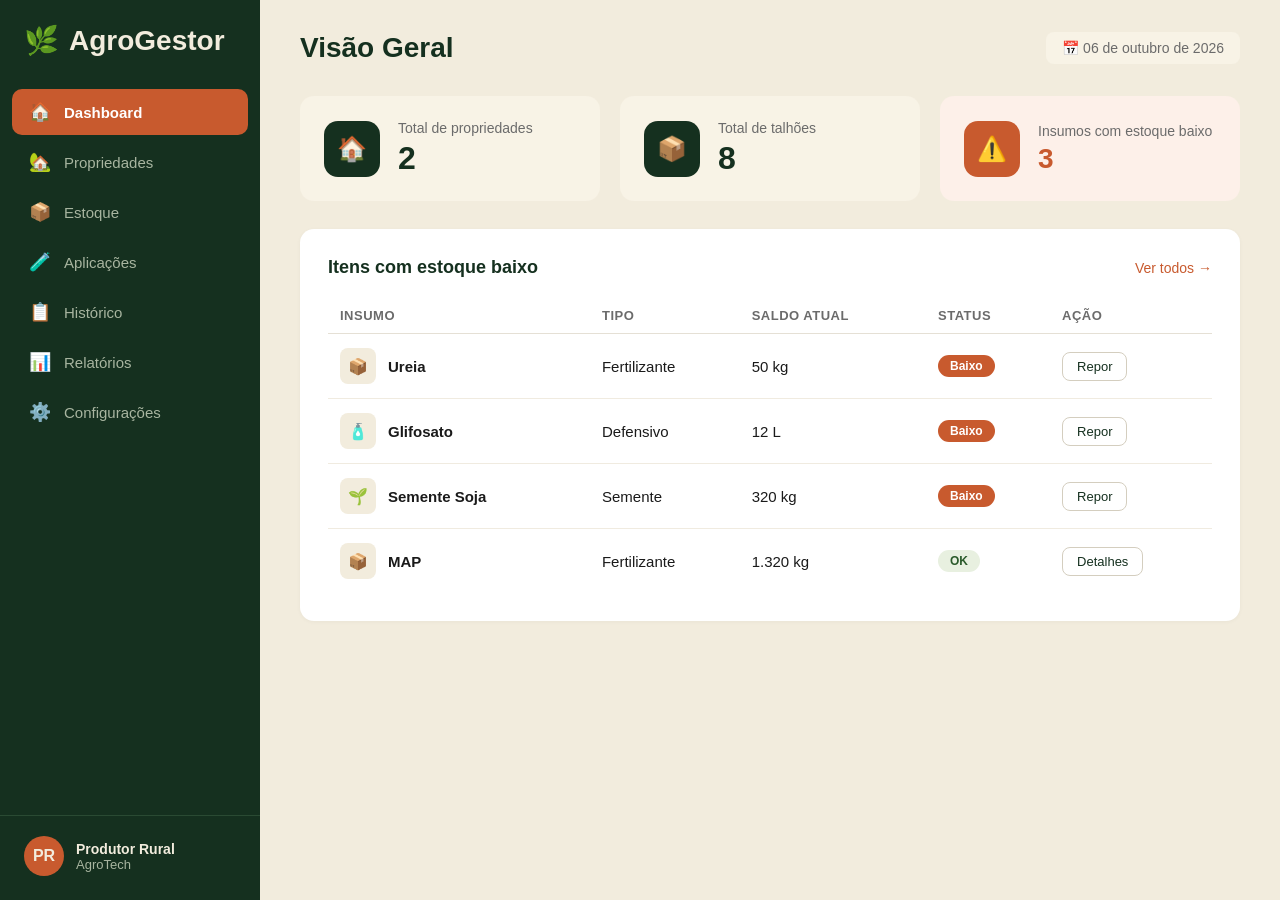
<file: Template/index.html>
<!DOCTYPE html>
<html lang="pt-BR">

<head>
  <meta charset="UTF-8">
  <meta name="viewport" content="width=device-width, initial-scale=1.0">
  <title>AgroGestor - Dashboard</title>
  <link rel="stylesheet" href="css/style.css">
</head>

<body>

  <!-- ========== SIDEBAR ========== -->
  <aside class="sidebar">
    <div class="logo">
      <span>🌿</span>
      <span>AgroGestor</span>
    </div>

    <nav>
      <a href="index.html" class="active">
        <span class="icon">🏠</span>
        <span>Dashboard</span>
      </a>
      <a href="#">
        <span class="icon">🏡</span>
        <span>Propriedades</span>
      </a>
      <a href="#">
        <span class="icon">📦</span>
        <span>Estoque</span>
      </a>
      <a href="#">
        <span class="icon">🧪</span>
        <span>Aplicações</span>
      </a>
      <a href="#">
        <span class="icon">📋</span>
        <span>Histórico</span>
      </a>
      <a href="#">
        <span class="icon">📊</span>
        <span>Relatórios</span>
      </a>
      <a href="#">
        <span class="icon">⚙️</span>
        <span>Configurações</span>
      </a>
    </nav>

    <div class="user">
      <div class="avatar">PR</div>
      <div class="info">
        <strong>Produtor Rural</strong>
        <span>AgroTech</span>
      </div>
    </div>
  </aside>

  <!-- ========== CONTEÚDO PRINCIPAL ========== -->
  <main class="main">

    <div class="page-header">
      <h1>Visão Geral</h1>
      <div class="date">📅 06 de outubro de 2026</div>
    </div>

    <!-- Cards de resumo -->
    <div class="cards-row">
      <div class="card">
        <div class="icon">🏠</div>
        <div class="info">
          <h3>Total de propriedades</h3>
          <p>2</p>
        </div>
      </div>

      <div class="card">
        <div class="icon">📦</div>
        <div class="info">
          <h3>Total de talhões</h3>
          <p>8</p>
        </div>
      </div>

      <div class="card alert-card">
        <div class="icon alert-icon">⚠️</div>
        <div class="info">
          <h3>Insumos com estoque baixo</h3>
          <p>3</p>
        </div>
      </div>
    </div>

    <!-- Seção de estoque baixo -->
    <div class="section">
      <div class="section-header">
        <h2>Itens com estoque baixo</h2>
        <a href="#">Ver todos →</a>
      </div>

      <table>
        <thead>
          <tr>
            <th>Insumo</th>
            <th>Tipo</th>
            <th>Saldo atual</th>
            <th>Status</th>
            <th>Ação</th>
          </tr>
        </thead>
        <tbody>
          <tr>
            <td>
              <div class="item-name">
                <div class="item-icon">📦</div>
                Ureia
              </div>
            </td>
            <td>Fertilizante</td>
            <td>50 kg</td>
            <td><span class="badge baixo">Baixo</span></td>
            <td><button class="btn-action">Repor</button></td>
          </tr>
          <tr>
            <td>
              <div class="item-name">
                <div class="item-icon">🧴</div>
                Glifosato
              </div>
            </td>
            <td>Defensivo</td>
            <td>12 L</td>
            <td><span class="badge baixo">Baixo</span></td>
            <td><button class="btn-action">Repor</button></td>
          </tr>
          <tr>
            <td>
              <div class="item-name">
                <div class="item-icon">🌱</div>
                Semente Soja
              </div>
            </td>
            <td>Semente</td>
            <td>320 kg</td>
            <td><span class="badge baixo">Baixo</span></td>
            <td><button class="btn-action">Repor</button></td>
          </tr>
          <tr>
            <td>
              <div class="item-name">
                <div class="item-icon">📦</div>
                MAP
              </div>
            </td>
            <td>Fertilizante</td>
            <td>1.320 kg</td>
            <td><span class="badge ok">OK</span></td>
            <td><button class="btn-action">Detalhes</button></td>
          </tr>
        </tbody>
      </table>
    </div>

  </main>

</body>

</html>
</file>
<file: Template/css/style.css>
/* ========================================
   AgroGestor - Estilos Globais (Desktop)
   ======================================== */

* {
  margin: 0;
  padding: 0;
  box-sizing: border-box;
}

body {
  font-family: -apple-system, BlinkMacSystemFont, "Segoe UI", Arial, sans-serif;
  background: #F2ECDD;
  color: #1A1A1A;
  min-height: 100vh;
  display: flex;
}

/* ========== SIDEBAR ========== */
.sidebar {
  width: 260px;
  background: #15301F;
  color: #F2ECDD;
  display: flex;
  flex-direction: column;
  position: fixed;
  top: 0;
  left: 0;
  bottom: 0;
  padding: 24px 0;
}

.sidebar .logo {
  display: flex;
  align-items: center;
  gap: 10px;
  padding: 0 24px 32px;
  font-size: 22px;
  font-weight: 700;
}

.sidebar .logo span {
  font-size: 28px;
}

.sidebar nav {
  flex: 1;
  display: flex;
  flex-direction: column;
  gap: 4px;
  padding: 0 12px;
}

.sidebar nav a {
  display: flex;
  align-items: center;
  gap: 12px;
  padding: 12px 16px;
  border-radius: 10px;
  color: #A8B5A0;
  text-decoration: none;
  font-size: 15px;
  transition: all 0.2s;
}

.sidebar nav a:hover {
  background: #1A3A26;
  color: #F2ECDD;
}

.sidebar nav a.active {
  background: #C85A2E;
  color: white;
  font-weight: 600;
}

.sidebar nav a .icon {
  font-size: 18px;
  width: 24px;
  text-align: center;
}

.sidebar .user {
  padding: 20px 24px 0;
  border-top: 1px solid #2A4A33;
  margin-top: 20px;
  display: flex;
  align-items: center;
  gap: 12px;
}

.sidebar .user .avatar {
  width: 40px;
  height: 40px;
  background: #C85A2E;
  border-radius: 50%;
  display: flex;
  align-items: center;
  justify-content: center;
  font-weight: 700;
  font-size: 16px;
}

.sidebar .user .info {
  font-size: 13px;
}

.sidebar .user .info strong {
  display: block;
  font-size: 14px;
}

.sidebar .user .info span {
  color: #A8B5A0;
}

/* ========== MAIN CONTENT ========== */
.main {
  margin-left: 260px;
  flex: 1;
  padding: 32px 40px;
  min-height: 100vh;
}

/* Header da página */
.page-header {
  display: flex;
  justify-content: space-between;
  align-items: center;
  margin-bottom: 32px;
}

.page-header h1 {
  font-size: 28px;
  color: #15301F;
  font-weight: 700;
}

.page-header .date {
  font-size: 14px;
  color: #6B6B6B;
  background: #F8F3E6;
  padding: 8px 16px;
  border-radius: 8px;
}

/* ========== CARDS DE RESUMO ========== */
.cards-row {
  display: grid;
  grid-template-columns: repeat(3, 1fr);
  gap: 20px;
  margin-bottom: 28px;
}

.card {
  background: #F8F3E6;
  border-radius: 14px;
  padding: 24px;
  display: flex;
  align-items: center;
  gap: 18px;
  transition: transform 0.2s, box-shadow 0.2s;
}

.card:hover {
  transform: translateY(-2px);
  box-shadow: 0 4px 12px rgba(0,0,0,0.06);
}

.card .icon {
  width: 56px;
  height: 56px;
  background: #15301F;
  color: white;
  border-radius: 14px;
  display: flex;
  align-items: center;
  justify-content: center;
  font-size: 24px;
  flex-shrink: 0;
}

.card .icon.alert-icon {
  background: #C85A2E;
}

.card .info h3 {
  font-size: 14px;
  color: #6B6B6B;
  font-weight: 500;
  margin-bottom: 4px;
}

.card .info p {
  font-size: 32px;
  font-weight: 700;
  color: #15301F;
}

.card.alert-card {
  background: #FDF0E9;
}

.card.alert-card .info p {
  color: #C85A2E;
  font-size: 28px;
}

/* ========== SEÇÃO DE ESTOQUE BAIXO ========== */
.section {
  background: white;
  border-radius: 14px;
  padding: 28px;
  box-shadow: 0 1px 4px rgba(0,0,0,0.04);
}

.section-header {
  display: flex;
  justify-content: space-between;
  align-items: center;
  margin-bottom: 20px;
}

.section-header h2 {
  font-size: 18px;
  color: #15301F;
  font-weight: 600;
}

.section-header a {
  color: #C85A2E;
  text-decoration: none;
  font-size: 14px;
  font-weight: 500;
}

.section-header a:hover {
  text-decoration: underline;
}

/* Tabela */
table {
  width: 100%;
  border-collapse: collapse;
}

table thead th {
  text-align: left;
  font-size: 13px;
  color: #6B6B6B;
  font-weight: 600;
  padding: 10px 12px;
  border-bottom: 1px solid #E5E0D5;
  text-transform: uppercase;
  letter-spacing: 0.5px;
}

table tbody tr {
  transition: background 0.15s;
}

table tbody tr:hover {
  background: #F8F3E6;
}

table tbody td {
  padding: 14px 12px;
  font-size: 15px;
  border-bottom: 1px solid #F0EBE0;
  vertical-align: middle;
}

table tbody tr:last-child td {
  border-bottom: none;
}

.item-name {
  display: flex;
  align-items: center;
  gap: 12px;
  font-weight: 600;
}

.item-name .item-icon {
  width: 36px;
  height: 36px;
  background: #F2ECDD;
  border-radius: 8px;
  display: flex;
  align-items: center;
  justify-content: center;
  font-size: 16px;
}

.badge {
  display: inline-block;
  padding: 4px 12px;
  border-radius: 20px;
  font-size: 12px;
  font-weight: 600;
}

.badge.baixo {
  background: #C85A2E;
  color: white;
}

.badge.ok {
  background: #E8F0E0;
  color: #2A5A2A;
}

.btn-action {
  background: transparent;
  border: 1px solid #D4CEBF;
  color: #15301F;
  padding: 6px 14px;
  border-radius: 8px;
  font-size: 13px;
  cursor: pointer;
  transition: all 0.2s;
}

.btn-action:hover {
  background: #15301F;
  color: white;
  border-color: #15301F;
}

/* ========== BOTÕES ========== */
.btn-primary {
  background: #C85A2E;
  color: white;
  border: none;
  padding: 10px 20px;
  border-radius: 10px;
  font-size: 14px;
  font-weight: 600;
  cursor: pointer;
  transition: background 0.2s;
}

.btn-primary:hover {
  background: #B85027;
}

.btn-secondary {
  background: #15301F;
  color: white;
  border: none;
  padding: 10px 20px;
  border-radius: 10px;
  font-size: 14px;
  font-weight: 600;
  cursor: pointer;
}

/* ========== RESPONSIVO ========== */
@media (max-width: 900px) {
  .cards-row {
    grid-template-columns: 1fr;
  }

  .sidebar {
    width: 70px;
  }

  .sidebar .logo span:last-child,
  .sidebar nav a span:not(.icon),
  .sidebar .user .info {
    display: none;
  }

  .sidebar nav a {
    justify-content: center;
  }

  .main {
    margin-left: 70px;
    padding: 24px;
  }
}
</file>
